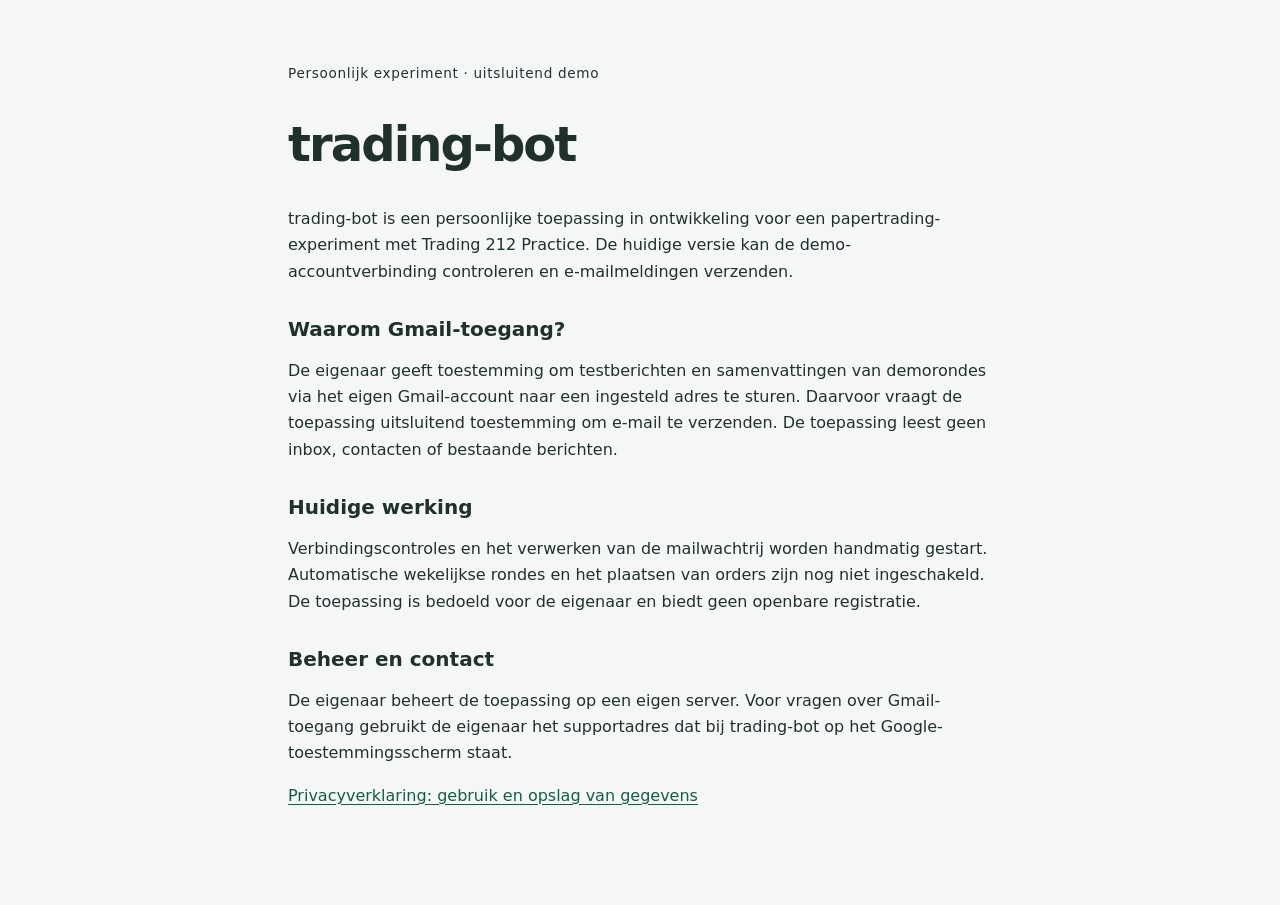
<file: index.html>
<!doctype html>
<html lang="nl">
<head>
  <meta charset="utf-8">
  <meta name="viewport" content="width=device-width, initial-scale=1">
  <meta name="description" content="trading-bot: een persoonlijk papertrading-experiment met e-mailmeldingen via Gmail.">
  <title>trading-bot — persoonlijk papertrading-experiment</title>
  <link rel="stylesheet" href="style.css">
</head>
<body>
  <main>
    <p class="eyebrow">Persoonlijk experiment · uitsluitend demo</p>
    <h1>trading-bot</h1>
    <p>trading-bot is een persoonlijke toepassing in ontwikkeling voor een
      papertrading-experiment met Trading 212 Practice. De huidige versie kan
      de demo-accountverbinding controleren en e-mailmeldingen verzenden.</p>
    <h2>Waarom Gmail-toegang?</h2>
    <p>De eigenaar geeft toestemming om testberichten en samenvattingen van
      demorondes via het eigen Gmail-account naar een ingesteld adres te sturen.
      Daarvoor vraagt de toepassing uitsluitend toestemming om e-mail te
      verzenden. De toepassing leest geen inbox, contacten of bestaande berichten.</p>
    <h2>Huidige werking</h2>
    <p>Verbindingscontroles en het verwerken van de mailwachtrij worden handmatig
      gestart. Automatische wekelijkse rondes en het plaatsen van orders zijn
      nog niet ingeschakeld. De toepassing is bedoeld voor de eigenaar en biedt
      geen openbare registratie.</p>
    <h2>Beheer en contact</h2>
    <p>De eigenaar beheert de toepassing op een eigen server. Voor vragen over
      Gmail-toegang gebruikt de eigenaar het supportadres dat bij trading-bot
      op het Google-toestemmingsscherm staat.</p>
    <p><a href="privacy.html">Privacyverklaring: gebruik en opslag van gegevens</a></p>
  </main>
</body>
</html>
</file>
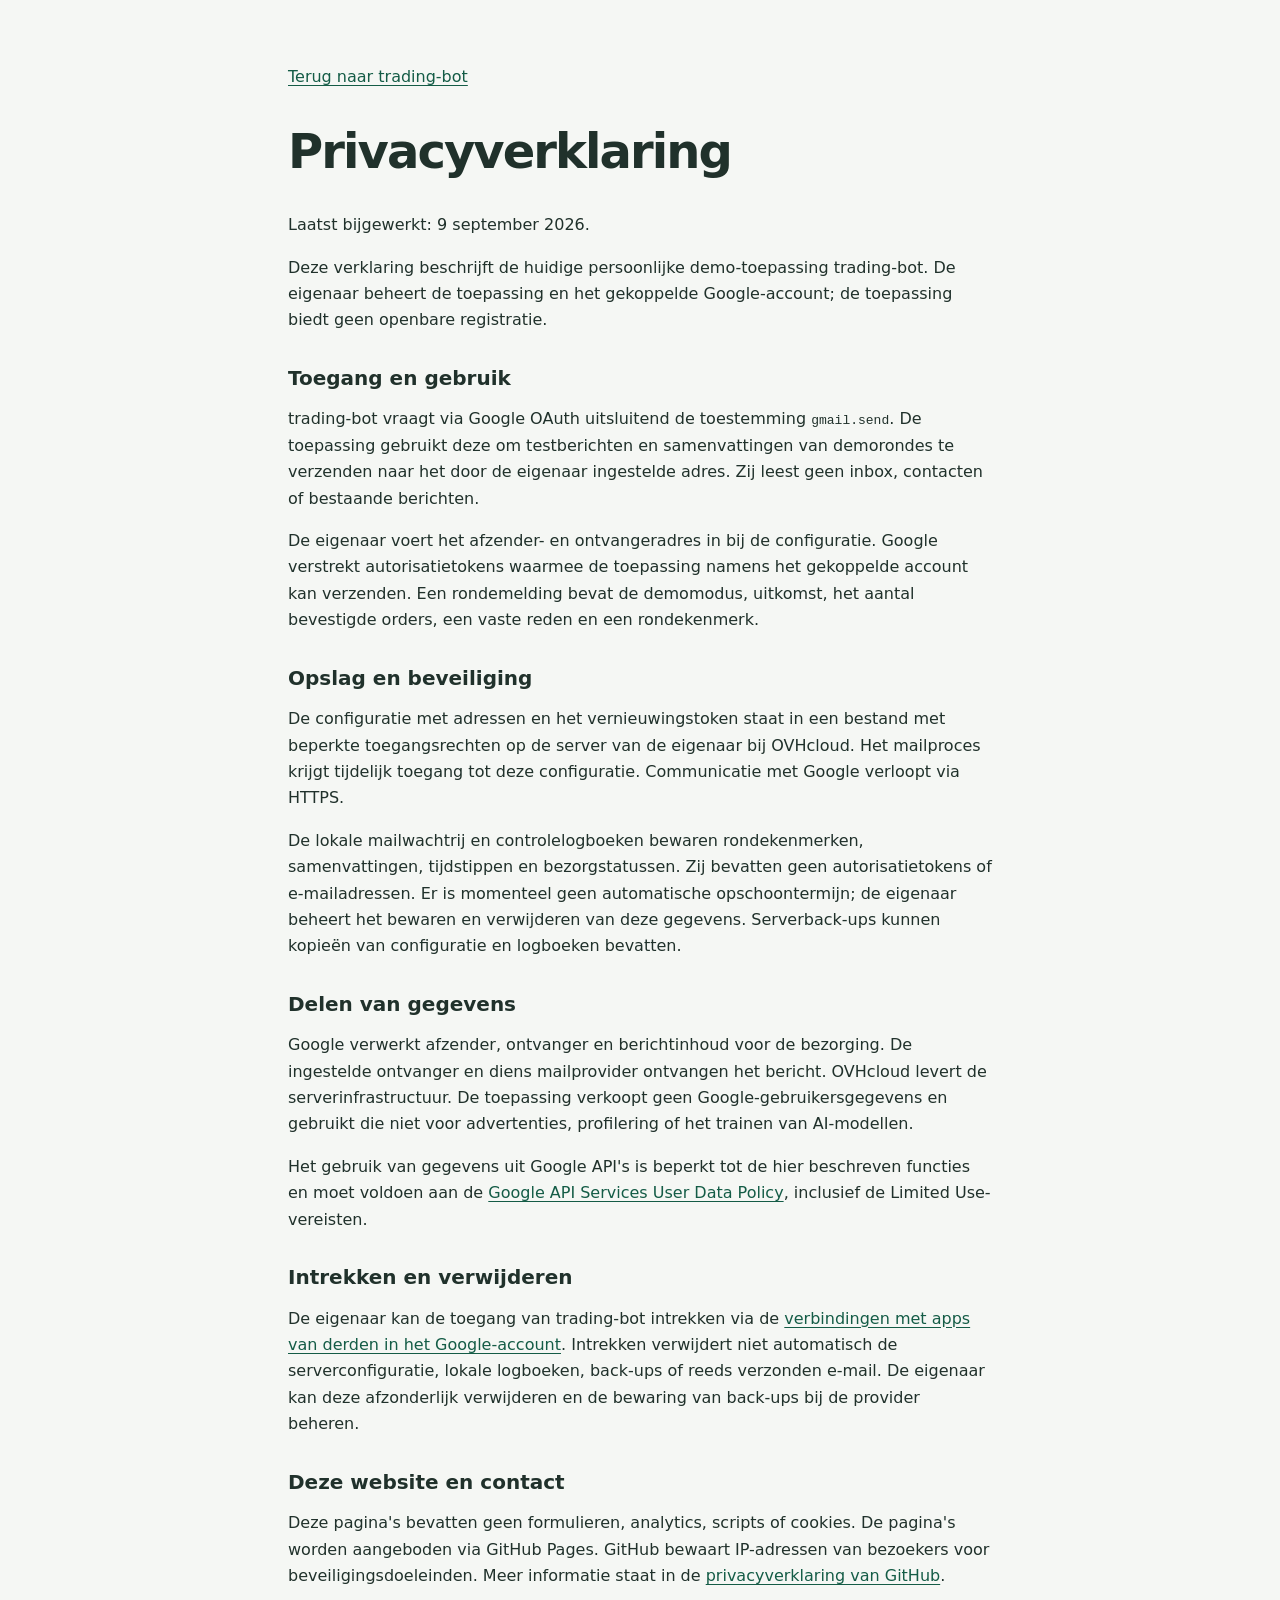
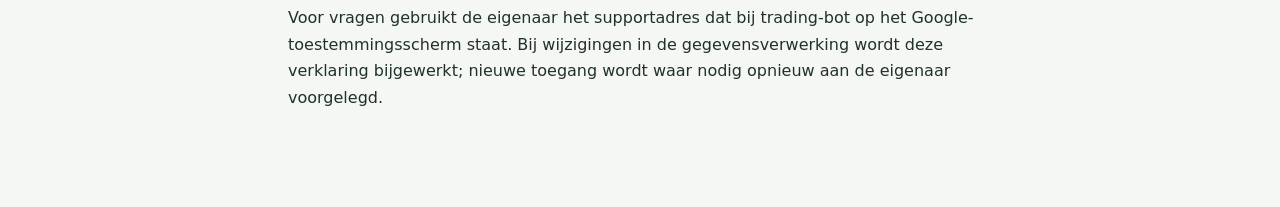
<file: privacy.html>
<!doctype html>
<html lang="nl">
<head>
  <meta charset="utf-8">
  <meta name="viewport" content="width=device-width, initial-scale=1">
  <title>Privacyverklaring — trading-bot</title>
  <link rel="stylesheet" href="style.css">
</head>
<body>
  <main>
    <p><a href="index.html">Terug naar trading-bot</a></p>
    <h1>Privacyverklaring</h1>
    <p>Laatst bijgewerkt: 9 september 2026.</p>
    <p>Deze verklaring beschrijft de huidige persoonlijke demo-toepassing
      trading-bot. De eigenaar beheert de toepassing en het gekoppelde
      Google-account; de toepassing biedt geen openbare registratie.</p>
    <h2>Toegang en gebruik</h2>
    <p>trading-bot vraagt via Google OAuth uitsluitend de toestemming
      <code>gmail.send</code>. De toepassing gebruikt deze om testberichten en
      samenvattingen van demorondes te verzenden naar het door de eigenaar
      ingestelde adres. Zij leest geen inbox, contacten of bestaande berichten.</p>
    <p>De eigenaar voert het afzender- en ontvangeradres in bij de configuratie.
      Google verstrekt autorisatietokens waarmee de toepassing namens het
      gekoppelde account kan verzenden. Een rondemelding bevat de demomodus,
      uitkomst, het aantal bevestigde orders, een vaste reden en een rondekenmerk.</p>
    <h2>Opslag en beveiliging</h2>
    <p>De configuratie met adressen en het vernieuwingstoken staat in een bestand
      met beperkte toegangsrechten op de server van de eigenaar bij OVHcloud.
      Het mailproces krijgt tijdelijk toegang tot deze configuratie.
      Communicatie met Google verloopt via HTTPS.</p>
    <p>De lokale mailwachtrij en controlelogboeken bewaren rondekenmerken,
      samenvattingen, tijdstippen en bezorgstatussen. Zij bevatten geen
      autorisatietokens of e-mailadressen. Er is momenteel geen automatische
      opschoontermijn; de eigenaar beheert het bewaren en verwijderen van deze
      gegevens. Serverback-ups kunnen kopieën van configuratie en logboeken
      bevatten.</p>
    <h2>Delen van gegevens</h2>
    <p>Google verwerkt afzender, ontvanger en berichtinhoud voor de bezorging.
      De ingestelde ontvanger en diens mailprovider ontvangen het bericht.
      OVHcloud levert de serverinfrastructuur. De toepassing verkoopt geen
      Google-gebruikersgegevens en gebruikt die niet voor advertenties,
      profilering of het trainen van AI-modellen.</p>
    <p>Het gebruik van gegevens uit Google API's is beperkt tot de hier
      beschreven functies en moet voldoen aan de
      <a href="https://developers.google.com/terms/api-services-user-data-policy">Google API Services User Data Policy</a>,
      inclusief de Limited Use-vereisten.</p>
    <h2>Intrekken en verwijderen</h2>
    <p>De eigenaar kan de toegang van trading-bot intrekken via de
      <a href="https://myaccount.google.com/connections">verbindingen met apps van derden in het Google-account</a>.
      Intrekken verwijdert niet automatisch de serverconfiguratie, lokale
      logboeken, back-ups of reeds verzonden e-mail. De eigenaar kan deze
      afzonderlijk verwijderen en de bewaring van back-ups bij de provider beheren.</p>
    <h2>Deze website en contact</h2>
    <p>Deze pagina's bevatten geen formulieren, analytics, scripts of cookies.
      De pagina's worden aangeboden via GitHub Pages. GitHub bewaart
      IP-adressen van bezoekers voor beveiligingsdoeleinden. Meer informatie
      staat in de <a href="https://docs.github.com/en/site-policy/privacy-policies/github-general-privacy-statement">privacyverklaring van GitHub</a>.</p>
    <p>Voor vragen gebruikt de eigenaar het supportadres dat bij trading-bot
      op het Google-toestemmingsscherm staat. Bij wijzigingen in de
      gegevensverwerking wordt deze verklaring bijgewerkt; nieuwe toegang
      wordt waar nodig opnieuw aan de eigenaar voorgelegd.</p>
  </main>
</body>
</html>
</file>
<file: style.css>
:root { color-scheme: light; font-family: system-ui, sans-serif; color: #20312b; background: #f5f7f4; }
body { margin: 0; }
main { max-width: 44rem; margin: 0 auto; padding: 3rem 1.5rem 5rem; line-height: 1.65; }
h1, h2 { line-height: 1.2; }
h1 { font-size: clamp(2rem, 6vw, 3rem); letter-spacing: -.04em; }
h2 { margin-top: 2rem; font-size: 1.25rem; }
a { color: #145c46; text-underline-offset: .2em; }
a:focus-visible { outline: 3px solid #145c46; outline-offset: 4px; }
.eyebrow { font-size: .85rem; letter-spacing: .05em; }
code { overflow-wrap: anywhere; }
</file>
